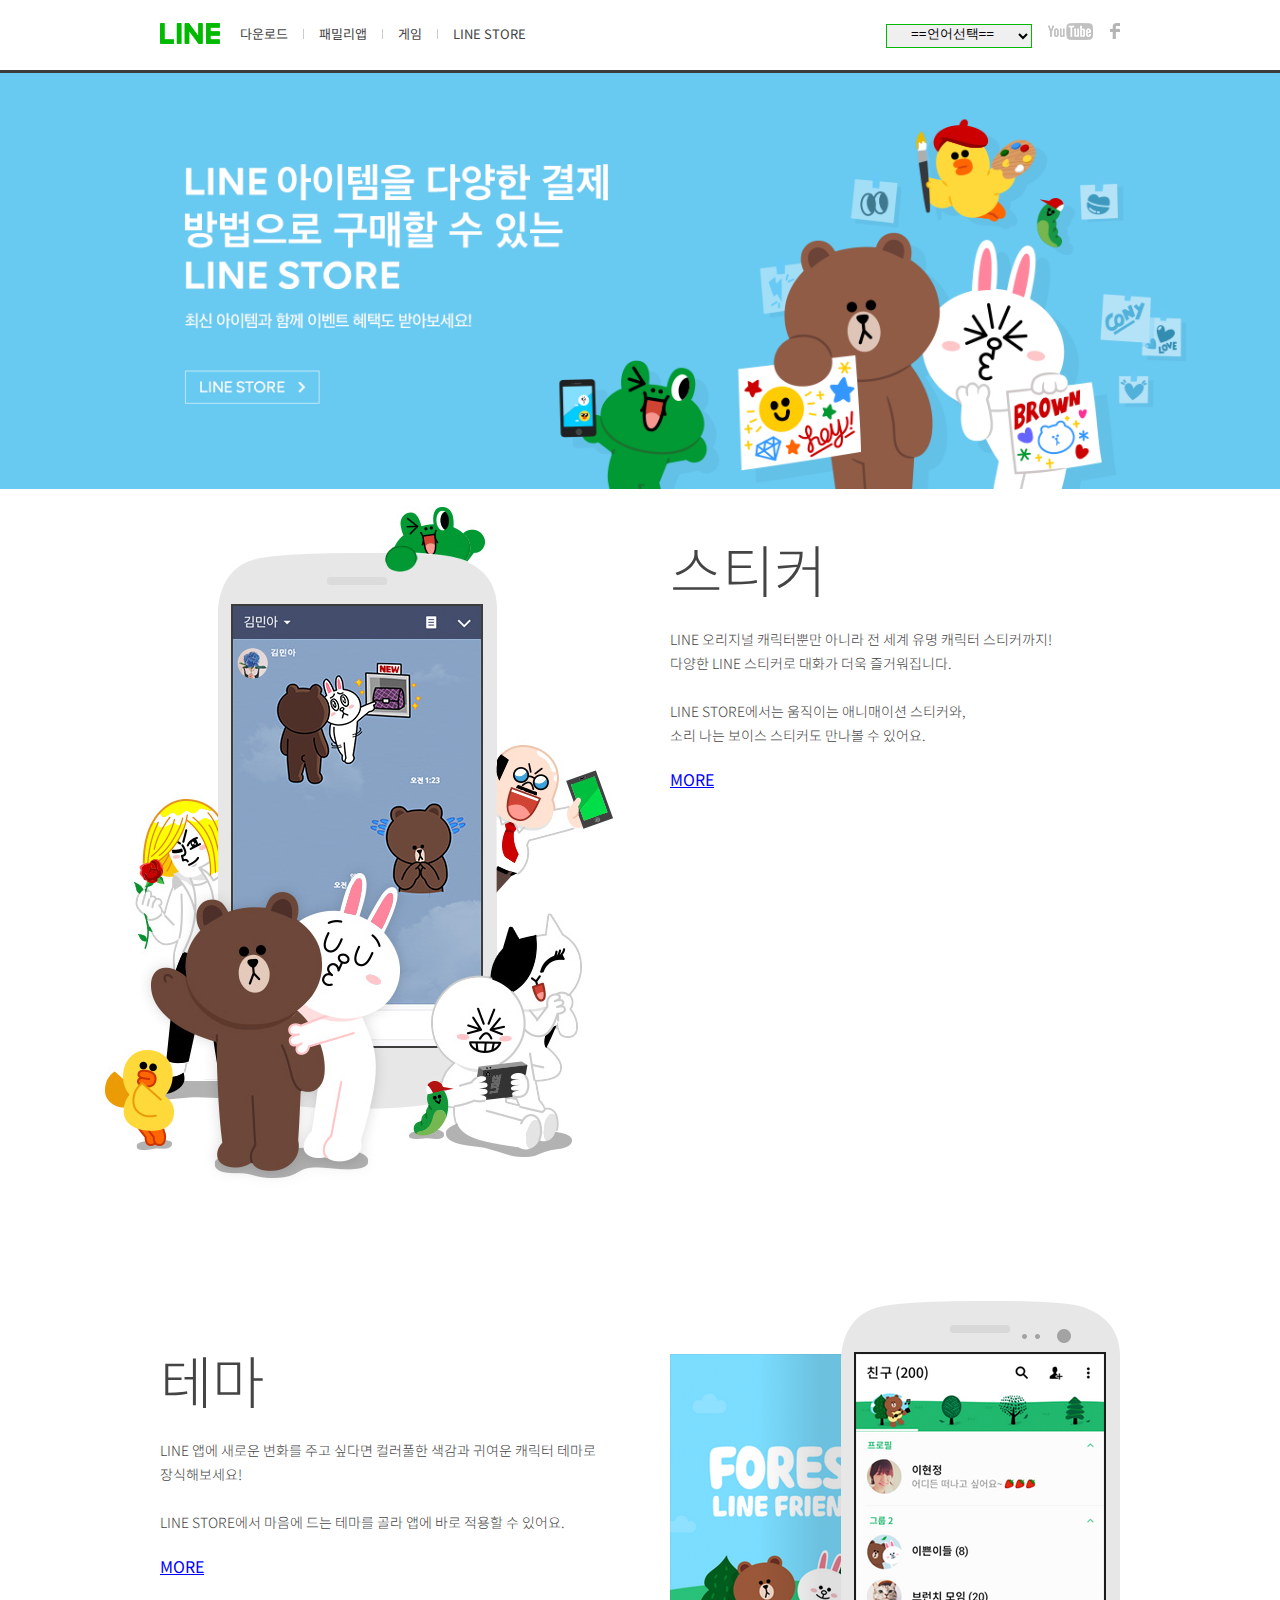
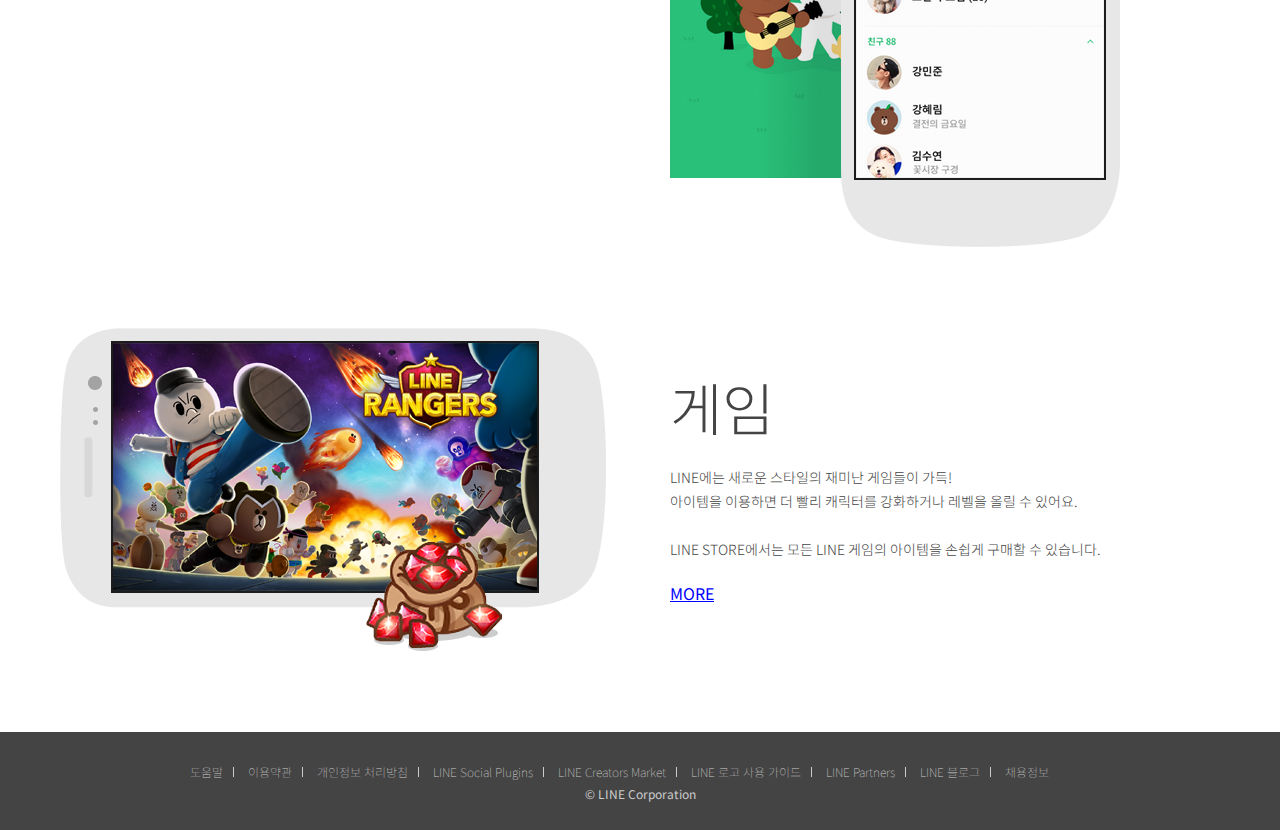
<file: line_store.html>
<!DOCTYPE html>
<html lang="en">
<head>
    <meta charset="UTF-8">
    <meta name="viewport" content="width=device-width, initial-scale=1.0">
    <link rel="shortcut icon" href="favicon.png" type="image/x-icon">
    <link rel="apple-touch-icon-precomposed" href="favicon.png">
    <link href="https://fonts.googleapis.com/css?family=Noto+Sans+KR:100,300,400,500,700,900&display=swap&subset=korean" rel="stylesheet">
    
    <title>무료 통화-메시지 앱 LINE</title> 
    <link rel="stylesheet" href="css/reset.css">
    <link rel="stylesheet" href="css/default.css">
    <link rel="stylesheet" href="css/header.css">
    <link rel="stylesheet" href="css/banner.css">
    <link rel="stylesheet" href="css/section.css">
    <link rel="stylesheet" href="css/footer.css">
    <link rel="stylesheet" href="css/skip.css">

    <style>

    </style>

</head>
<body>
    <div class="skip_menu">
        <p><a href="#sticker">LINE 스티커</a></p>
    </div>
    <div class="wrap">
        <header class="header">
            <div class="row">
                <ul class="clearfix">
                    <li class="header_left fl_left clearfix">
                        <div class="fl_left">
                            <a href="index.html"><img src="images/logo.png" alt="로고"></a>
                        </div>
                        <div class="fl_right">
                            <ul class="clearfix">
                                <li class="fl_left"><a href="#">다운로드<span></span></a></li>
                                <li class="fl_left"><a href="#">패밀리앱<span></span></a></li>
                                <li class="fl_left"><a href="#">게임<span></span></a></li>
                                <li class="fl_left"><a href="line_store.html">LINE STORE</a></li>
                            </ul>
                        </div>
                    </li>
                    <li class="header_right fl_right">
                        <select>
                            <option>==언어선택==</option>
                            <option>한국어</option>
                            <option>영어</option>
                        </select>
                        <a href="#">유튜브</a>
                        <a href="#">페이스북</a>
                    </li>
                </ul>
            </div>
        </header>
        
        <section class="main_banner">
            <div class="slider">
                <div class="banner04"></div>
            </div>
        </section>

        <section class="sticker section" id="sticker">
            <div class="row">
                <ul class="clearfix">
                    <li class="sec_img fl_left"> <img src="images/sticker_01.jpg" alt="스티커01"></li>
                    <li class="sec_txt fl_right"> 
                        <h2>스티커</h2> 
                        <p>LINE 오리지널 캐릭터뿐만 아니라 전 세계 유명 캐릭터 스티커까지! <br>
                            다양한 LINE 스티커로 대화가 더욱 즐거워집니다. <br>
                            <br>
                            LINE STORE에서는 움직이는 애니매이션 스티커와, <br>
                            소리 나는 보이스 스티커도 만나볼 수 있어요. 
                        </p>
                        <a href="#">MORE</a>
                    </li>
                </ul>
            </div>
        </section>

        <section class="sticker section" id="sticker">
            <div class="row">
                <ul class="clearfix">
                    <li class=" fl_right"> <img src="images/sticker_02.png" alt="스티커02"></li>
                    <li class="sec_txt fl_left"> 
                        <h2>테마</h2> 
                        <p>LINE 앱에 새로운 변화를 주고 싶다면 컬러풀한 색감과 귀여운 캐릭터 테마로 장식해보세요! <br>
                            <br>
                            LINE STORE에서 마음에 드는 테마를 골라 앱에 바로 적용할 수 있어요. 
                        </p>
                        <a href="#">MORE</a>
                    </li>
                </ul>
            </div>
        </section>
        
        <section class="sticker section" id="sticker">
            <div class="row">
                <ul class="clearfix">
                    <li class="sec_img fl_left"> <img src="images/sticker_03.png" alt="스티커03"></li>
                    <li class="sec_txt fl_right"> 
                        <h2>게임</h2> 
                        <p>LINE에는 새로운 스타일의 재미난 게임들이 가득! <br>
                            아이템을 이용하면 더 빨리 캐릭터를 강화하거나 레벨을 올릴 수 있어요. <br>
                            <br>
                            LINE STORE에서는 모든 LINE 게임의 아이템을 손쉽게 구매할 수 있습니다. <br>
                        </p>
                        <a href="#">MORE</a>
                    </li>
                </ul>
            </div>
        </section>

        <footer class="footer">
            <div class="row">
                <div class="footer_nav">
                    <a href="#">도움말<span></span></a>
                    <a href="#">이용약관<span></span></a>
                    <a href="#">개인정보 처리방침<span></span></a>
                    <a href="#">LINE Social Plugins<span></span></a>
                    <a href="#">LINE Creators Market<span></span></a>
                    <a href="#">LINE 로고 사용 가이드<span></span></a>
                    <a href="#">LINE Partners<span></span></a>
                    <a href="#">LINE 블로그<span></span></a>
                    <a href="#">채용정보</a>
                </div>
                <p>© LINE Corporation</p>
            </div>    
                
        </footer>
    </div>
</body>
</html>
</file>
<file: css/default.css>
@charset 'utf-8';

body{font-family: 'Noto Sans KR', sans-serif; color: #444;}
a{text-decoration: none; color: #444;}
.row{width: 960px; margin: 0 auto; }
.clearfix::after{content: ''; display: block; clear: both;}
.fl_left{float: left;}
.fl_right{float: right;}
</file>
<file: css/header.css>
@charset 'utf-8';

.header{position:fixed;left:0;top:0;z-index: 9999; width: 100%;  border-bottom:3px solid #3b3b3b;padding:23px 0 22px; 
    background: white;}
        
.header_left>div:first-child{overflow: hidden;width: 60px;margin-right: 20px;}
img[src*=logo]{width: 100%;}
.header_left>div:last-child{margin-top: 1px;}
.header_left li a{font-size: 13px;}
.header_left li a span{display: inline-block; width: 1px;height: 10px;margin: 0 15px;background: #ccc;}

.header_right select,.header_right a{display: inline-block;}
.header_right select{border-color:#00b900; padding:0 20px 5px;}
.header_right a{background-image: url('../images/iconset.png'); text-indent: -3000px;}
.header_right a:first-of-type{width: 46px; height: 18px; margin: 0 12px; background-position: -1057px 0;}
.header_right a:last-of-type{width: 10px; height: 18px; background-position: -817px 0;}
</file>
<file: css/banner.css>
@charset 'utf-8';
       
        .main_banner{width: 100%; margin-top: 72px;}
        div[class*=banner]{height: 418px;background-size:200%;background-repeat:no-repeat;background-position:center;}
        .banner04{background-image: url('../images/main_banner04.png');}
</file>
<file: css/section.css>
@charset 'utf-8';

.section{margin-bottom: 80px;}
.section li{width: 450px;}
.section h2{margin:50px 0 30px;font-weight: 300;font-size:57px;}
.section p{font-size: 14px; font-weight: 300;line-height:24px; margin-bottom: 24px;}
.section a{text-decoration: underline;color: blue;}
.section.sticker .sec_img{margin-left: -150px;}
.section.sticker .sec_img img:last-child{margin-left: 50px;}
</file>
<file: css/footer.css>
@charset 'utf-8';

        .footer{padding: 30px 0; background: #444;}
        .footer_nav{width: 900px; margin: 0 auto 10px;}
        .footer_nav a,.footer p{font-size: 12px;font-weight: 100; color: #ccc;}
        .footer_nav a:hover{color:white;}
        .footer p{text-align: center; font-weight: 400;}
        .footer_nav a span{display:inline-block; width:1px;height:10px;margin:0 10px;background:#ccc;}
</file>
<file: css/skip.css>
@charset 'utf-8';

.skip_menu{position: absolute;left:0;top:0; z-index: 999999;}
.skip_menu p{width: 150px;background:#00b900;padding:5px 0;text-align:center;display:none;}
.skip_menu a{color:white;}
</file>
